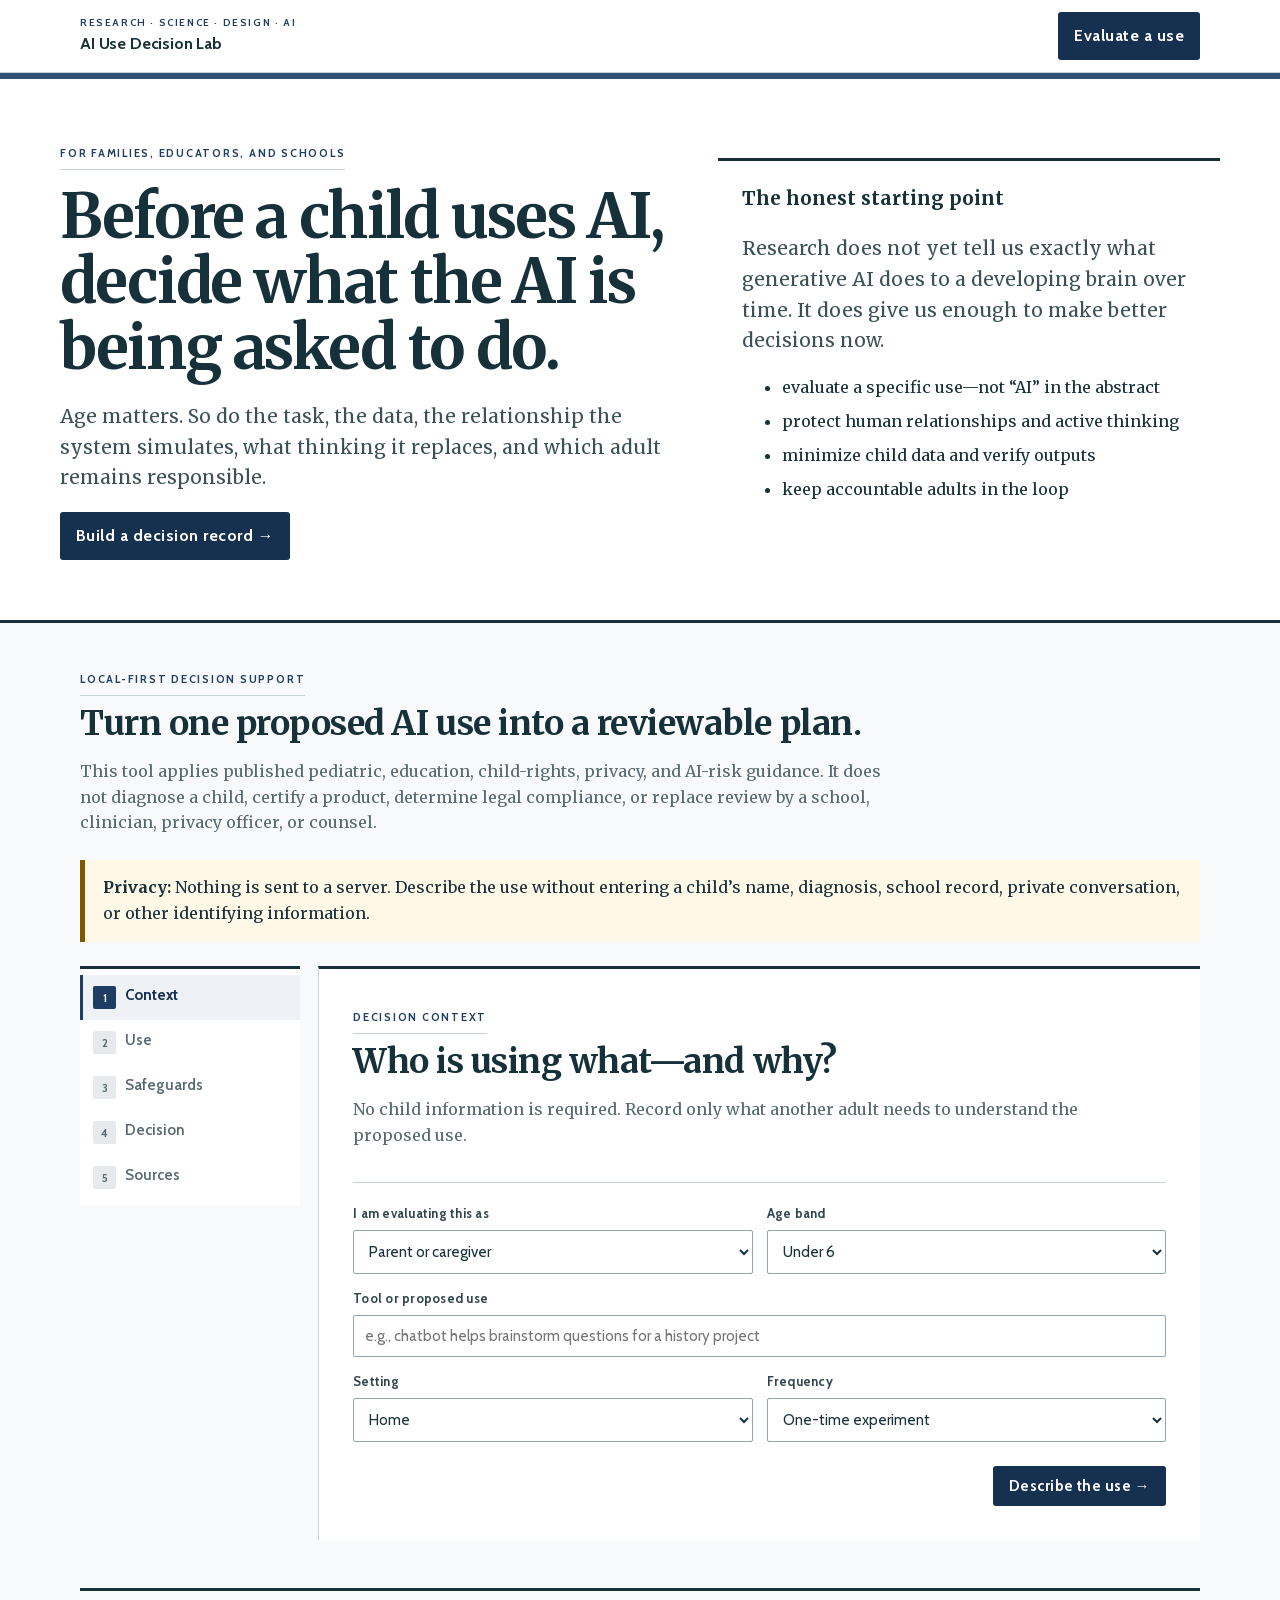
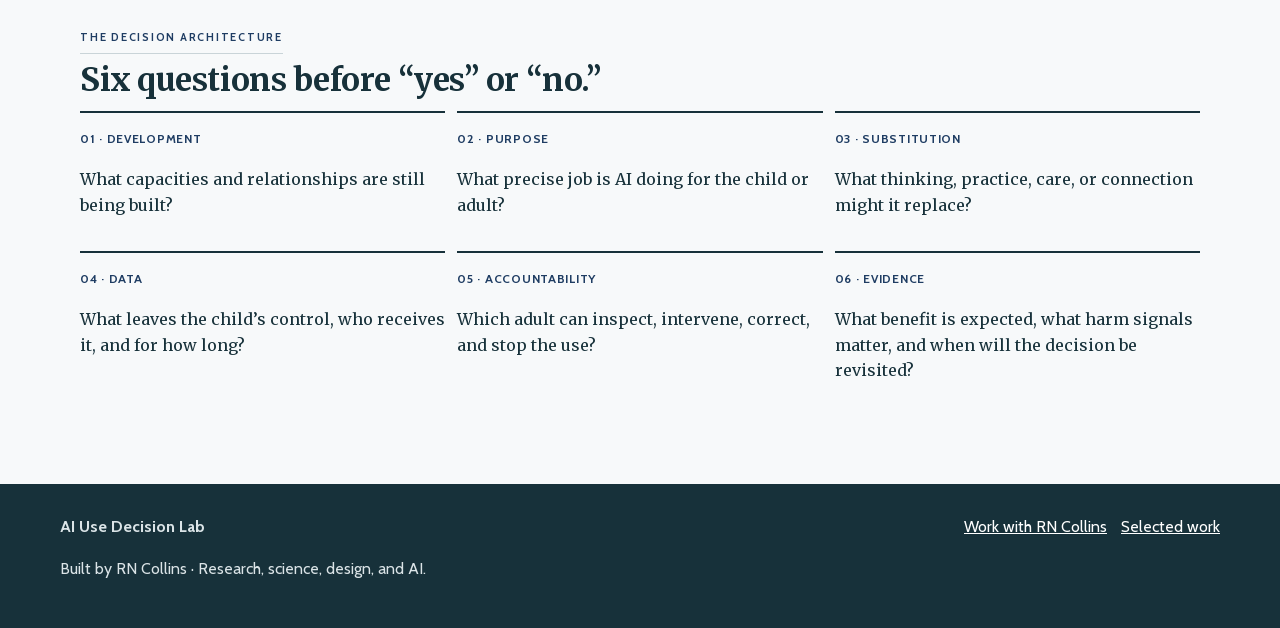
<file: index.html>
<!doctype html><html lang="en"><head><meta charset="utf-8"><meta name="viewport" content="width=device-width,initial-scale=1"><title>AI Use Decision Lab | RN Collins</title><meta name="description" content="An age-aware decision tool for families and schools evaluating a specific use of generative AI with children and teens."><link rel="canonical" href="https://kids-developing-brains.vercel.app/"><link rel="preload" href="/fonts/merriweather-normal-400_700-latin.woff2" as="font" type="font/woff2" crossorigin>
<link rel="preload" href="/fonts/cabin-normal-400_700-latin.woff2" as="font" type="font/woff2" crossorigin>
<style>
@font-face{font-family:'Merriweather';font-style:italic;font-weight:400 600;font-display:swap;src:url('/fonts/merriweather-italic-400_600-latin-ext.woff2') format('woff2');unicode-range:U+0100-02BA, U+02BD-02C5, U+02C7-02CC, U+02CE-02D7, U+02DD-02FF, U+0304, U+0308, U+0329, U+1D00-1DBF, U+1E00-1E9F, U+1EF2-1EFF, U+2020, U+20A0-20AB, U+20AD-20C0, U+2113, U+2C60-2C7F, U+A720-A7FF;}
@font-face{font-family:'Merriweather';font-style:italic;font-weight:400 600;font-display:swap;src:url('/fonts/merriweather-italic-400_600-latin.woff2') format('woff2');unicode-range:U+0000-00FF, U+0131, U+0152-0153, U+02BB-02BC, U+02C6, U+02DA, U+02DC, U+0304, U+0308, U+0329, U+2000-206F, U+20AC, U+2122, U+2191, U+2193, U+2212, U+2215, U+FEFF, U+FFFD;}
@font-face{font-family:'Merriweather';font-style:normal;font-weight:400 700;font-display:swap;src:url('/fonts/merriweather-normal-400_700-latin-ext.woff2') format('woff2');unicode-range:U+0100-02BA, U+02BD-02C5, U+02C7-02CC, U+02CE-02D7, U+02DD-02FF, U+0304, U+0308, U+0329, U+1D00-1DBF, U+1E00-1E9F, U+1EF2-1EFF, U+2020, U+20A0-20AB, U+20AD-20C0, U+2113, U+2C60-2C7F, U+A720-A7FF;}
@font-face{font-family:'Merriweather';font-style:normal;font-weight:400 700;font-display:swap;src:url('/fonts/merriweather-normal-400_700-latin.woff2') format('woff2');unicode-range:U+0000-00FF, U+0131, U+0152-0153, U+02BB-02BC, U+02C6, U+02DA, U+02DC, U+0304, U+0308, U+0329, U+2000-206F, U+20AC, U+2122, U+2191, U+2193, U+2212, U+2215, U+FEFF, U+FFFD;}
@font-face{font-family:'Cabin';font-style:italic;font-weight:400 600;font-display:swap;src:url('/fonts/cabin-italic-400_600-latin-ext.woff2') format('woff2');unicode-range:U+0100-02BA, U+02BD-02C5, U+02C7-02CC, U+02CE-02D7, U+02DD-02FF, U+0304, U+0308, U+0329, U+1D00-1DBF, U+1E00-1E9F, U+1EF2-1EFF, U+2020, U+20A0-20AB, U+20AD-20C0, U+2113, U+2C60-2C7F, U+A720-A7FF;}
@font-face{font-family:'Cabin';font-style:italic;font-weight:400 600;font-display:swap;src:url('/fonts/cabin-italic-400_600-latin.woff2') format('woff2');unicode-range:U+0000-00FF, U+0131, U+0152-0153, U+02BB-02BC, U+02C6, U+02DA, U+02DC, U+0304, U+0308, U+0329, U+2000-206F, U+20AC, U+2122, U+2191, U+2193, U+2212, U+2215, U+FEFF, U+FFFD;}
@font-face{font-family:'Cabin';font-style:normal;font-weight:400 700;font-display:swap;src:url('/fonts/cabin-normal-400_700-latin-ext.woff2') format('woff2');unicode-range:U+0100-02BA, U+02BD-02C5, U+02C7-02CC, U+02CE-02D7, U+02DD-02FF, U+0304, U+0308, U+0329, U+1D00-1DBF, U+1E00-1E9F, U+1EF2-1EFF, U+2020, U+20A0-20AB, U+20AD-20C0, U+2113, U+2C60-2C7F, U+A720-A7FF;}
@font-face{font-family:'Cabin';font-style:normal;font-weight:400 700;font-display:swap;src:url('/fonts/cabin-normal-400_700-latin.woff2') format('woff2');unicode-range:U+0000-00FF, U+0131, U+0152-0153, U+02BB-02BC, U+02C6, U+02DA, U+02DC, U+0304, U+0308, U+0329, U+2000-206F, U+20AC, U+2122, U+2191, U+2193, U+2212, U+2215, U+FEFF, U+FFFD;}
/* ------------------------------------------------------------------
   AI Use Decision Lab.

   The object is a decision record. The page's whole output is a
   document an adult hands to another adult -- a co-parent, a teacher,
   a school review -- so it is built as a record: ruled fields, a
   printed disposition band, and a margin rule down the left of the
   form. Not a consumer app with soft cards.

   Merriweather carries the reading, Cabin the fields and controls.
   Both self-hosted from /fonts (licences there); font-src falls back
   to default-src 'self' here, so a Google Fonts link would be blocked
   and would fall back to Georgia without saying so.

   The palette is split on purpose. Green, amber and red belong to the
   disposition -- proceed, adult review required, avoid -- and to
   nothing else. The decorative accent used to be the same teal-green
   as the "proceed" stamp and the caution amber was also the hero's
   blob, so on a page whose entire job is to say proceed / caution /
   avoid, green could not mean green. Decoration is now a document
   blue that appears nowhere in the disposition band.
   ------------------------------------------------------------------ */
:root{--ink:#17313a;--muted:#546a70;
/* decoration + interaction, deliberately outside the disposition band */
--accent:#1f3d63;--accent-d:#16304f;--accent-l:#eef2f7;
--sea:#1f3d63;--deep:#16304f;
/* disposition only */
--go:#136651;--caution:#805600;--stop:#913b31;--sun:#f6b84a;
--coral:#e56f5b;--foam:#f7f9fa;--paper:#fff;--line:#c9d4d8;--rule:#17313a;
--shadow:none}*{box-sizing:border-box}html{scroll-behavior:smooth}body{margin:0;background:var(--foam);color:var(--ink);font:16px/1.62 'Merriweather',Charter,Georgia,serif}button,input,select,textarea{font-family:'Cabin','Helvetica Neue',Helvetica,sans-serif;font-size:15px}a{color:var(--deep)}.wrap{max-width:1160px;margin:auto}.top{position:sticky;top:0;z-index:10;background:#ffffffed;border-bottom:1px solid var(--line);backdrop-filter:blur(14px)}.top .wrap{display:flex;justify-content:space-between;align-items:center;padding:12px 20px}.brand{font-family:'Cabin','Helvetica Neue',Helvetica,sans-serif;font-weight:700;letter-spacing:-.01em}.brand small{display:block;color:var(--accent);font-size:10px;letter-spacing:.16em;text-transform:uppercase;font-weight:700}.btn{display:inline-block;font-family:'Cabin','Helvetica Neue',Helvetica,sans-serif;border:0;border-radius:3px;background:var(--deep);color:#fff;text-decoration:none;font-weight:700;letter-spacing:.03em;padding:11px 16px;cursor:pointer}.btn.alt{background:#fff;color:var(--deep);border:1px solid var(--deep);border-radius:3px}.btn.ghost{background:transparent;color:var(--ink);border:1px solid #8fa3aa;border-radius:3px}.hero{position:relative;overflow:hidden;padding:66px 20px 60px;background:var(--paper);border-bottom:3px solid var(--rule)}.hero:after{content:"";position:absolute;inset:0 0 auto 0;height:6px;background:var(--accent);opacity:.9}.heroGrid{display:grid;grid-template-columns:1.1fr .9fr;gap:45px;align-items:center}.eyebrow{font-family:'Cabin','Helvetica Neue',Helvetica,sans-serif;color:var(--accent);font-size:11px;font-weight:700;letter-spacing:.16em;text-transform:uppercase;padding-bottom:6px;border-bottom:1px solid var(--line);display:inline-block}h1{font:700 clamp(38px,5.6vw,62px)/1.06 'Merriweather',Charter,Georgia,serif;letter-spacing:-.022em;margin:14px 0 20px;max-width:820px}h2{font:700 clamp(24px,3.2vw,34px)/1.14 'Merriweather',Charter,Georgia,serif;letter-spacing:-.014em;margin:8px 0 13px}h3{margin:0 0 8px;font-family:'Cabin','Helvetica Neue',Helvetica,sans-serif;font-weight:700;font-size:17px}.hero p{font-size:19px;color:#3a5158;max-width:720px}.truth{padding:22px 24px;border:0;border-top:3px solid var(--rule);background:#ffffffee;border-radius:0;box-shadow:none;position:relative;z-index:1}.truth strong{font-size:19px}.truth li{margin:8px 0}.shell{max-width:1160px;margin:42px auto 80px;padding:0 20px}.notice{border-left:5px solid var(--caution);background:#fff8e6;padding:15px 18px;margin:24px 0}.lab{display:grid;grid-template-columns:220px 1fr;gap:18px}.rail{position:sticky;top:74px;align-self:start;background:#fff;border:0;border-top:3px solid var(--rule);border-radius:0;padding:6px 0}.step{display:flex;width:100%;gap:9px;padding:11px 10px;border:0;border-left:3px solid transparent;border-radius:0;background:none;text-align:left;color:var(--muted);cursor:pointer;font-family:'Cabin','Helvetica Neue',Helvetica,sans-serif;font-weight:600}.step.active{background:var(--accent-l);color:var(--deep);font-weight:700;border-left-color:var(--accent)}.step b{width:23px;height:23px;border-radius:2px;background:#e6eaec;display:grid;place-items:center;font-size:11px;font-variant-numeric:tabular-nums}.step.active b{background:var(--accent);color:#fff}.panel{display:none;background:#fff;border:0;border-top:3px solid var(--rule);border-left:1px solid var(--line);border-radius:0;padding:clamp(20px,4vw,34px);box-shadow:none}.panel.active{display:block}.head{border-bottom:1px solid var(--line);padding-bottom:17px;margin-bottom:20px}.head p{color:var(--muted);max-width:780px}.fields,.cards{display:grid;grid-template-columns:1fr 1fr;gap:14px}.field{display:grid;gap:6px}.full{grid-column:1/-1}label,.label{font-family:'Cabin','Helvetica Neue',Helvetica,sans-serif;font-size:13px;font-weight:700;letter-spacing:.02em;color:#31474e}input,select,textarea{width:100%;padding:11px;border:1px solid #8fa3aa;border-radius:2px;background:#fff;color:var(--ink)}textarea{min-height:96px;resize:vertical}input:focus-visible,select:focus-visible,textarea:focus-visible,button:focus-visible,a:focus-visible{outline:3px solid var(--accent);outline-offset:2px}.choice{border:0;border-bottom:1px solid var(--line);border-radius:0;padding:12px 0}.choice label{display:flex;gap:9px;align-items:flex-start}.choice input{width:auto;margin-top:4px}.panelNav{display:flex;justify-content:space-between;gap:10px;margin-top:24px}.result{border-radius:0;padding:22px 24px;background:#fff;border:0;border-top:3px solid var(--rule);border-bottom:3px solid var(--rule)}.badge{display:inline-block;font-family:'Cabin','Helvetica Neue',Helvetica,sans-serif;border-radius:0;border:2px solid currentColor;padding:6px 12px;font-size:11px;font-weight:700;text-transform:uppercase;letter-spacing:.13em}.avoid{background:#fae0dc;color:var(--stop)}.guided{background:#fff0c9;color:var(--caution)}.proceed{background:#dcefe8;color:var(--go)}.grid{display:grid;grid-template-columns:1fr 1fr;gap:14px;margin-top:16px}.card{border:0;border-top:2px solid var(--rule);border-radius:0;padding:14px 0 4px;background:transparent}.card p,.card li{color:#455f66}.list{padding-left:20px}.source{padding:16px 0;border-bottom:1px solid var(--line)}
.source h3{font-family:'Cabin','Helvetica Neue',Helvetica,sans-serif}.source:last-child{border-bottom:0}.source small{color:var(--muted)}.export{margin-top:18px;background:var(--deep);color:#fff;border-radius:0;padding:22px}.export p{color:#d9eeea}.method{margin-top:48px;border-top:3px solid var(--rule);padding-top:32px}.methodGrid{display:grid;grid-template-columns:repeat(3,1fr);gap:12px}.mini{border:0;border-top:2px solid var(--rule);background:transparent;border-radius:0;padding:12px 0 4px}.mini b{font-family:'Cabin','Helvetica Neue',Helvetica,sans-serif;color:var(--accent);letter-spacing:.06em;font-size:12px;text-transform:uppercase}footer{background:var(--ink);color:#dbe4e7;padding:30px 20px;font-family:'Cabin','Helvetica Neue',Helvetica,sans-serif}footer a{color:#fff;margin-left:14px}@media(max-width:800px){.heroGrid,.lab,.grid{grid-template-columns:1fr}.rail{position:relative;top:0;display:flex;overflow:auto}.step{min-width:135px}.fields,.cards,.methodGrid{grid-template-columns:1fr}.full{grid-column:auto}}@media(prefers-reduced-motion:reduce){html{scroll-behavior:auto!important}*{transition:none!important;animation:none!important}}
@media(forced-colors:active){
.panel,.card,.mini,.truth,.rail,.result{border-top:3px solid CanvasText}
.badge,.btn{border:2px solid ButtonText;forced-color-adjust:none;background:Canvas;color:CanvasText}
.notice{border-left:5px solid CanvasText}
:focus-visible{outline:3px solid Highlight}
}
@media print{.top,.hero,.rail,.panelNav,.export button,.method,footer{display:none!important}.lab{display:block}.panel{display:none!important;box-shadow:none;border:0}.panel.active{display:block!important}}
</style><link rel="icon" href="/favicon.svg" type="image/svg+xml">
<link rel="apple-touch-icon" href="/apple-touch-icon.png">
<meta property="og:type" content="website">
<meta property="og:url" content="https://kids-developing-brains.vercel.app/">
<meta property="og:title" content="AI Use Decision Lab | RN Collins">
<meta property="og:description" content="An age-aware decision tool for families and schools evaluating a specific use of generative AI with children and teens.">
<meta property="og:image" content="https://kids-developing-brains.vercel.app/og-image.png">
<meta property="og:image:width" content="1200">
<meta property="og:image:height" content="630">
<meta property="og:image:alt" content="AI Use Decision Lab — an age-aware tool for families and schools to turn one proposed use of generative AI into a reviewable decision record.">
<meta name="twitter:card" content="summary_large_image">
<meta name="twitter:title" content="AI Use Decision Lab | RN Collins">
<meta name="twitter:description" content="An age-aware decision tool for families and schools evaluating a specific use of generative AI with children and teens.">
<meta name="twitter:image" content="https://kids-developing-brains.vercel.app/og-image.png">
</head><body><nav class="top"><div class="wrap"><div class="brand"><small>Research · Science · Design · AI</small>AI Use Decision Lab</div><a class="btn" href="#lab">Evaluate a use</a></div></nav><header class="hero"><div class="wrap heroGrid"><div><div class="eyebrow">For families, educators, and schools</div><h1>Before a child uses AI, decide what the AI is being asked to do.</h1><p>Age matters. So do the task, the data, the relationship the system simulates, what thinking it replaces, and which adult remains responsible.</p><a class="btn" href="#lab">Build a decision record →</a></div><aside class="truth"><strong>The honest starting point</strong><p>Research does not yet tell us exactly what generative AI does to a developing brain over time. It does give us enough to make better decisions now.</p><ul><li>evaluate a specific use—not “AI” in the abstract</li><li>protect human relationships and active thinking</li><li>minimize child data and verify outputs</li><li>keep accountable adults in the loop</li></ul></aside></div></header><main id="lab" class="shell"><div class="eyebrow">Local-first decision support</div><h2>Turn one proposed AI use into a reviewable plan.</h2><p style="max-width:820px;color:var(--muted)">This tool applies published pediatric, education, child-rights, privacy, and AI-risk guidance. It does not diagnose a child, certify a product, determine legal compliance, or replace review by a school, clinician, privacy officer, or counsel.</p><div class="notice"><strong>Privacy:</strong> Nothing is sent to a server. Describe the use without entering a child’s name, diagnosis, school record, private conversation, or other identifying information.</div><div class="lab"><aside class="rail" aria-label="Decision steps"><button class="step active" data-step="0"><b>1</b>Context</button><button class="step" data-step="1"><b>2</b>Use</button><button class="step" data-step="2"><b>3</b>Safeguards</button><button class="step" data-step="3"><b>4</b>Decision</button><button class="step" data-step="4"><b>5</b>Sources</button></aside><div>
<section class="panel active" data-panel="0"><div class="head"><div class="eyebrow">Decision context</div><h2>Who is using what—and why?</h2><p>No child information is required. Record only what another adult needs to understand the proposed use.</p></div><div class="fields"><div class="field"><label for="audience">I am evaluating this as</label><select id="audience"><option>Parent or caregiver</option><option>Teacher or educator</option><option>School or district leader</option><option>Clinician or child-serving professional</option><option>Product or program designer</option></select></div><div class="field"><label for="age">Age band</label><select id="age"><option value="u6">Under 6</option><option value="6-8">6–8</option><option value="9-12">9–12</option><option value="13-15">13–15</option><option value="16-17">16–17</option></select></div><div class="field full"><label for="tool">Tool or proposed use</label><input id="tool" placeholder="e.g., chatbot helps brainstorm questions for a history project"></div><div class="field"><label for="setting">Setting</label><select id="setting"><option>Home</option><option>Classroom</option><option>Schoolwide program</option><option>Clinical or support setting</option><option>Independent use</option></select></div><div class="field"><label for="frequency">Frequency</label><select id="frequency"><option>One-time experiment</option><option>Occasional</option><option>Weekly</option><option>Daily</option><option>Open-ended / always available</option></select></div></div><div class="panelNav"><span></span><button class="btn next">Describe the use →</button></div></section>
<section class="panel" data-panel="1"><div class="head"><div class="eyebrow">Use analysis</div><h2>What role will the system play?</h2><p>The same model can create very different developmental and governance risks depending on its role.</p></div><div class="fields"><div class="field"><label for="role">Primary role</label><select id="role"><option value="tool">Creative or productivity tool</option><option value="tutor">Tutor or homework support</option><option value="search">Answer engine or research assistant</option><option value="companion">Friend, companion, or emotional support</option><option value="decision">Makes or recommends consequential decisions</option><option value="monitor">Monitors behavior, emotion, or performance</option></select></div><div class="field"><label for="thinking">What happens to the child’s thinking?</label><select id="thinking"><option value="extend">AI extends work the child already attempted</option><option value="coach">AI asks questions or gives feedback</option><option value="mixed">AI and child divide the task</option><option value="replace">AI supplies the answer or finished work</option><option value="unknown">Not yet defined</option></select></div><div class="field"><label for="adult">Adult involvement</label><select id="adult"><option value="live">Adult is present during use</option><option value="review">Adult reviews the interaction or output</option><option value="available">Adult is available if needed</option><option value="none">No meaningful adult oversight</option></select></div><div class="field"><label for="stakes">If the output is wrong</label><select id="stakes"><option value="low">Little consequence; easy to correct</option><option value="medium">Could affect learning or relationships</option><option value="high">Could affect health, safety, discipline, access, or rights</option></select></div></div><div class="panelNav"><button class="btn ghost prev">← Context</button><button class="btn next">Check safeguards →</button></div></section>
<section class="panel" data-panel="2"><div class="head"><div class="eyebrow">Safeguard check</div><h2>What must be true before use?</h2><p>Answer for the actual configuration—not the vendor’s general promise.</p></div><div class="cards"><div class="choice"><label><input type="checkbox" id="approved"> The school/organization has approved this tool for this age and purpose.</label></div><div class="choice"><label><input type="checkbox" id="minimal"> No identifying, sensitive, health, behavioral, or education-record data will be entered.</label></div><div class="choice"><label><input type="checkbox" id="retention"> An adult has checked data retention, model-training, advertising, sharing, and deletion terms.</label></div><div class="choice"><label><input type="checkbox" id="verify"> A person with enough knowledge will verify material outputs.</label></div><div class="choice"><label><input type="checkbox" id="exit"> The child can stop, correct, challenge, or report the system without penalty.</label></div><div class="choice"><label><input type="checkbox" id="human"> The use preserves human instruction, play, care, and relationships rather than replacing them.</label></div><div class="choice"><label><input type="checkbox" id="disclose"> AI involvement will be visible to teachers, caregivers, or affected people where relevant.</label></div><div class="choice"><label><input type="checkbox" id="measure"> The adult has defined what benefit and harm signals will be reviewed—and when use will stop.</label></div></div><div class="panelNav"><button class="btn ghost prev">← Use</button><button class="btn next">Generate decision →</button></div></section>
<section class="panel" data-panel="3"><div class="head"><div class="eyebrow">Decision record</div><h2>A recommendation you can inspect—not a mystery score.</h2><p>The result is conservative where evidence is limited and does not certify a vendor or resolve applicable law.</p></div><div class="result"><span class="badge" id="badge">Review needed</span><h2 id="recommendation" style="font-size:32px">Complete the review.</h2><p id="reason"></p></div><div class="grid"><article class="card"><div class="eyebrow">Conditions before use</div><ul class="list" id="conditions"></ul></article><article class="card"><div class="eyebrow">Questions to ask</div><ul class="list" id="questions"></ul></article><article class="card"><div class="eyebrow">Protect the developmental job</div><div id="protect"></div></article><article class="card"><div class="eyebrow">Monitor and revisit</div><div id="monitor"></div></article></div><div class="export"><h3>Preserve the decision record</h3><p>Export a plain-language packet for a co-parent, teacher, school review, product team, or qualified advisor.</p><button class="btn" id="md">Download Markdown</button> <button class="btn" onclick="print()">Print / PDF</button></div><div class="panelNav"><button class="btn ghost prev">← Safeguards</button><button class="btn next">Review sources →</button></div></section>
<section class="panel" data-panel="4"><div class="head"><div class="eyebrow">Evidence desk</div><h2>What this decision model relies on.</h2><p>Sources are dated and linked so users can inspect the underlying guidance. Product behavior and rules can change; re-check before adoption.</p></div><div class="source"><h3>American Academy of Pediatrics · 2026</h3><p>A state-of-the-art review emphasizes developmental differences, potential benefits, misinformation and privacy risks, false perceptions of AI as a friend or caregiver, AI literacy, critical thinking, and safe integration.</p><a href="https://publications.aap.org/pediatrics/article/157/4/e2025074912/206753/Generative-Artificial-Intelligence-Implications" target="_blank" rel="noopener">Read the review →</a></div><div class="source"><h3>UNICEF · Guidance on AI and children, v3</h3><p>Child-centered AI should support development and well-being, protect data and privacy, provide safety, fairness, transparency, explainability, accountability, inclusion, and child participation.</p><a href="https://www.unicef.org/innocenti/reports/policy-guidance-ai-children" target="_blank" rel="noopener">Read the guidance →</a></div><div class="source"><h3>UNESCO · Generative AI in education and research</h3><p>Guidance calls for human-centered, age-appropriate use, data protection, institutional validation, teacher capacity, and careful regulation of untested tools.</p><a href="https://unesdoc.unesco.org/ark:/48223/pf0000386693" target="_blank" rel="noopener">Read the guidance →</a></div><div class="source"><h3>U.S. Department of Education · FERPA and online tools</h3><p>Schools should confirm approval, direct control, authorized use, limited redisclosure, and consultation with administration and IT before tools receive education-record information.</p><a href="https://studentprivacy.ed.gov/faq/i-want-use-online-tool-or-application-part-my-course-however-i-am-worried-it-violation-ferpa" target="_blank" rel="noopener">Read the guidance →</a></div><div class="source"><h3>Federal Trade Commission · COPPA Rule update, 2025</h3><p>The amended rule strengthens parental choice, data minimization and retention limits, security requirements, and restrictions surrounding children’s data.</p><a href="https://www.ftc.gov/news-events/news/press-releases/2025/01/ftc-finalizes-changes-childrens-privacy-rule-limiting-companies-ability-monetize-kids-data" target="_blank" rel="noopener">Read the update →</a></div><div class="source"><h3>NIST · Generative AI Profile, updated 2026</h3><p>A cross-sector risk-management resource for governing, mapping, measuring, and managing generative-AI risks across the system lifecycle.</p><a href="https://www.nist.gov/publications/artificial-intelligence-risk-management-framework-generative-artificial-intelligence" target="_blank" rel="noopener">Read the profile →</a></div><div class="panelNav"><button class="btn ghost prev">← Decision</button><button class="btn alt" id="restart">Evaluate another use</button></div></section>
</div></div><section class="method"><div class="eyebrow">The decision architecture</div><h2 style="font-size:32px">Six questions before “yes” or “no.”</h2><div class="methodGrid"><div class="mini"><b>01 · Development</b><p>What capacities and relationships are still being built?</p></div><div class="mini"><b>02 · Purpose</b><p>What precise job is AI doing for the child or adult?</p></div><div class="mini"><b>03 · Substitution</b><p>What thinking, practice, care, or connection might it replace?</p></div><div class="mini"><b>04 · Data</b><p>What leaves the child’s control, who receives it, and for how long?</p></div><div class="mini"><b>05 · Accountability</b><p>Which adult can inspect, intervene, correct, and stop the use?</p></div><div class="mini"><b>06 · Evidence</b><p>What benefit is expected, what harm signals matter, and when will the decision be revisited?</p></div></div></section></main><footer><div class="wrap"><strong>AI Use Decision Lab</strong><span style="float:right"><a href="https://www.linkedin.com/in/rn-collins" target="_blank" rel="noopener">Work with RN Collins</a><a href="https://rn-selected-work.vercel.app/" target="_blank" rel="noopener">Selected work</a></span><p>Built by RN Collins · Research, science, design, and AI.</p></div></footer><script>
const S={step:0};const q=s=>document.querySelector(s),qa=s=>[...document.querySelectorAll(s)];function collect(){['audience','age','tool','setting','frequency','role','thinking','adult','stakes'].forEach(k=>S[k]=q('#'+k).value);['approved','minimal','retention','verify','exit','human','disclose','measure'].forEach(k=>S[k]=q('#'+k).checked)}function save(){collect();localStorage.setItem('ai-use-decision-lab-v2',JSON.stringify(S))}function restore(){try{Object.assign(S,JSON.parse(localStorage.getItem('ai-use-decision-lab-v2'))||{});['audience','age','tool','setting','frequency','role','thinking','adult','stakes'].forEach(k=>{if(S[k]!=null)q('#'+k).value=S[k]});['approved','minimal','retention','verify','exit','human','disclose','measure'].forEach(k=>q('#'+k).checked=!!S[k])}catch(e){}}
function show(n){collect();S.step=Math.max(0,Math.min(4,n));qa('.panel').forEach((x,i)=>x.classList.toggle('active',i===S.step));qa('.step').forEach((x,i)=>x.classList.toggle('active',i===S.step));if(S.step===3)decide();localStorage.setItem('ai-use-decision-lab-v2',JSON.stringify(S));location.hash='lab'}
function decide(){collect();let hard=[],caution=[];if(S.role==='companion')hard.push('The proposed role is friendship, companionship, or emotional support. A child-facing AI should not substitute for human care or crisis support.');if(S.stakes==='high'&&S.adult!=='live')hard.push('A high-stakes use lacks live accountable adult oversight.');if(S.age==='u6'&&S.role!=='tool')hard.push('For a child under six, conversational or decision-making AI is not a developmentally conservative choice.');if(!S.minimal)hard.push('The plan does not yet prevent sensitive or identifying child data from being entered.');if(S.age==='u6'||S.age==='6-8'||S.age==='9-12'){if(S.adult!=='live')caution.push('Direct use by a younger child should occur only with close adult involvement.')}if(S.thinking==='replace')caution.push('The system is replacing the cognitive work rather than extending or coaching it.');if(S.thinking==='unknown')caution.push('The learning or developmental job has not been defined.');if(!S.retention)caution.push('Data retention, training, advertising, sharing, and deletion terms have not been checked.');if(!S.verify)caution.push('No qualified person is assigned to verify material outputs.');if(!S.human)caution.push('The plan does not yet protect human instruction, play, care, or relationships.');if(!S.exit)caution.push('The child lacks a clear way to stop, challenge, or report the system.');if(S.setting!=='Home'&&!S.approved)caution.push('The tool has not been confirmed as institutionally approved for this age and purpose.');if(!S.measure)caution.push('No benefit, harm signal, review date, or stopping rule has been defined.');let cls,title;if(hard.length){cls='avoid';title='Do not proceed in the current form.'}else if(caution.length){cls='guided';title='Pause and redesign the use.'}else{cls='proceed';title='Proceed as a bounded, adult-accountable trial.'}q('#badge').className='badge '+cls;q('#badge').textContent=hard.length?'Avoid / redesign':caution.length?'Adult review required':'Guardrailed trial';q('#recommendation').textContent=title;q('#reason').textContent=[...hard,...caution].slice(0,3).join(' ')||'The proposed use has a defined purpose, minimized data, human oversight, output verification, an exit path, and a review plan.';const missing=[...hard,...caution];q('#conditions').innerHTML=(missing.length?missing:['Keep the use limited to the stated purpose and revisit it if the tool, child, context, or evidence changes.']).map(x=>`<li>${esc(x)}</li>`).join('');const qs=['What exact child data is collected, inferred, retained, shared, or used for model training?','Can the feature be disabled and the child’s data deleted?','What happens when the system is wrong, unsafe, manipulative, or overly confident?','Who reviews incidents and who has authority to stop the use?'];if(S.role==='tutor'||S.role==='search')qs.unshift('How will adults distinguish coaching from answer substitution and verify learning?');q('#questions').innerHTML=qs.map(x=>`<li>${x}</li>`).join('');q('#protect').innerHTML=`<p><strong>${protectText()}</strong></p><p>AI should add scaffolding after an attempt, invite explanation, or widen creative options—not become the invisible author, authority, caregiver, or decision-maker.</p>`;q('#monitor').innerHTML='<p>Set a review date. Watch for reduced independent effort, secrecy, distress, misplaced trust, repeated inaccuracies, inappropriate content, displacement of sleep/play/human connection, or unexpected data collection. Stop and reassess when any signal appears.</p>'}
function protectText(){if(S.age==='u6')return'Protect hands-on exploration, language-rich interaction, pretend play, movement, and responsive caregiving.';if(S.age==='6-8')return'Protect foundational reading, writing, numeracy, imagination, frustration tolerance, and adult-guided fact checking.';if(S.age==='9-12')return'Protect independent retrieval, drafting, problem solving, source comparison, and the ability to explain one’s reasoning.';if(S.age==='13-15')return'Protect identity development, peer and adult relationships, judgment, authorship, and help-seeking from real people.';return'Protect independent judgment, disciplinary skill, authorship, privacy, and readiness to use AI without surrendering responsibility.'}function esc(s){return String(s??'').replace(/[&<>"]/g,c=>({'&':'&amp;','<':'&lt;','>':'&gt;','"':'&quot;'}[c]))}function md(){decide();return `# AI Use Decision Record\n\n- Evaluator: ${S.audience}\n- Age band: ${S.age}\n- Setting: ${S.setting}\n- Proposed use: ${S.tool||'Not specified'}\n- Role: ${q('#role').selectedOptions[0].text}\n- Frequency: ${S.frequency}\n\n## Recommendation\n${q('#recommendation').textContent}\n\n${q('#reason').textContent}\n\n## Conditions before use\n${[...q('#conditions').children].map(x=>'- '+x.textContent).join('\n')}\n\n## Questions to ask\n${[...q('#questions').children].map(x=>'- '+x.textContent).join('\n')}\n\n## Developmental job to protect\n${q('#protect').textContent}\n\n## Monitoring\n${q('#monitor').textContent}\n\nGenerated by AI Use Decision Lab. Decision support only; not medical or legal advice and not product certification.\n`}
function download(name,text){const a=document.createElement('a');a.href=URL.createObjectURL(new Blob([text],{type:'text/markdown'}));a.download=name;a.click();setTimeout(()=>URL.revokeObjectURL(a.href),500)}document.addEventListener('input',save);document.addEventListener('change',save);document.addEventListener('click',e=>{if(e.target.matches('.next'))show(S.step+1);if(e.target.matches('.prev'))show(S.step-1);if(e.target.matches('.step'))show(+e.target.dataset.step)});q('#md').onclick=()=>download('ai-use-decision-record.md',md());q('#restart').onclick=()=>{localStorage.removeItem('ai-use-decision-lab-v2');location.reload()};restore();show(S.step||0);
</script></body></html>
</file>
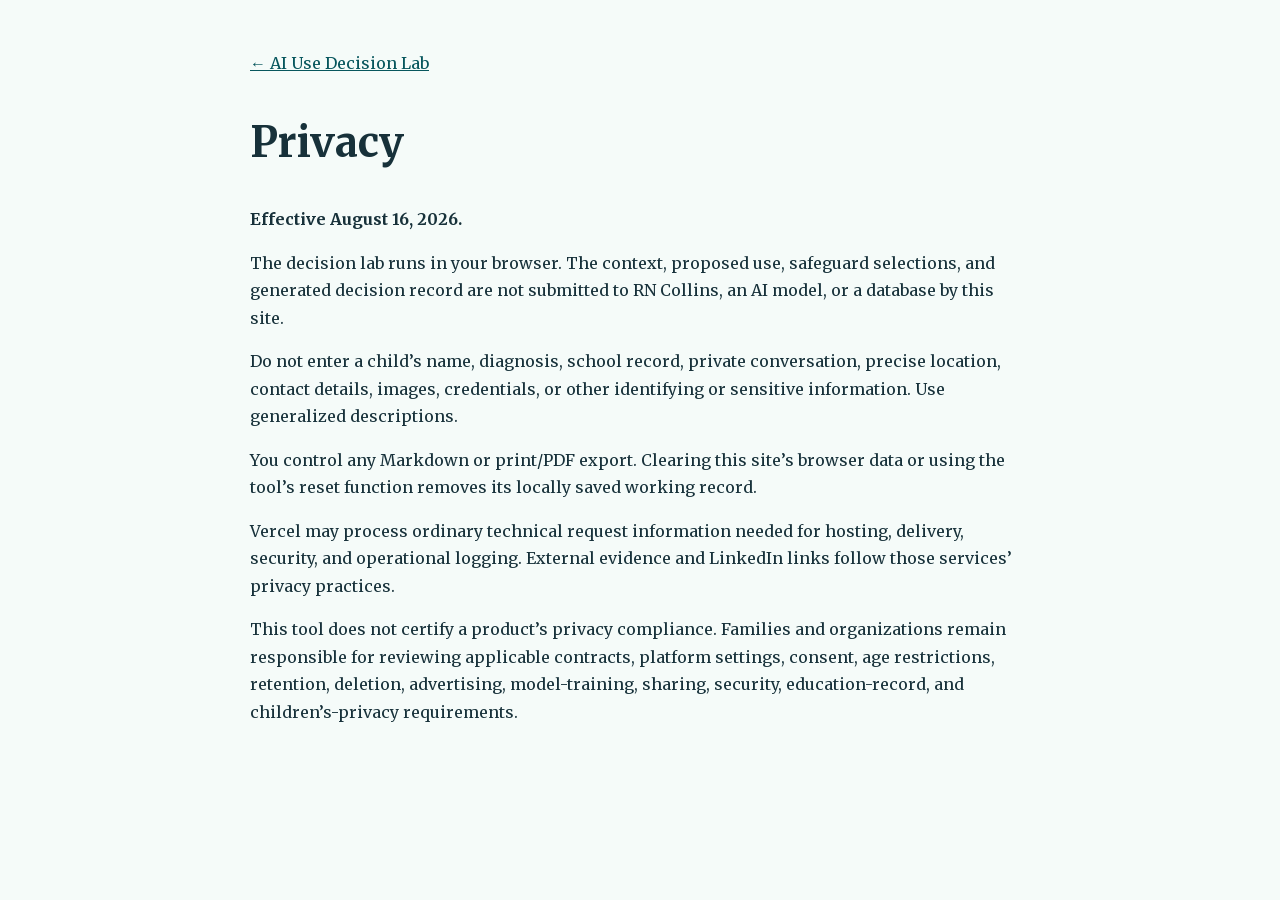
<file: privacy.html>
<!doctype html><html lang="en"><head><meta charset="utf-8"><meta name="viewport" content="width=device-width,initial-scale=1"><title>Privacy | AI Use Decision Lab</title><link rel="preload" href="/fonts/merriweather-normal-400_700-latin.woff2" as="font" type="font/woff2" crossorigin>
<link rel="preload" href="/fonts/cabin-normal-400_700-latin.woff2" as="font" type="font/woff2" crossorigin>
<style>
@font-face{font-family:'Merriweather';font-style:italic;font-weight:400 600;font-display:swap;src:url('/fonts/merriweather-italic-400_600-latin-ext.woff2') format('woff2');unicode-range:U+0100-02BA, U+02BD-02C5, U+02C7-02CC, U+02CE-02D7, U+02DD-02FF, U+0304, U+0308, U+0329, U+1D00-1DBF, U+1E00-1E9F, U+1EF2-1EFF, U+2020, U+20A0-20AB, U+20AD-20C0, U+2113, U+2C60-2C7F, U+A720-A7FF;}
@font-face{font-family:'Merriweather';font-style:italic;font-weight:400 600;font-display:swap;src:url('/fonts/merriweather-italic-400_600-latin.woff2') format('woff2');unicode-range:U+0000-00FF, U+0131, U+0152-0153, U+02BB-02BC, U+02C6, U+02DA, U+02DC, U+0304, U+0308, U+0329, U+2000-206F, U+20AC, U+2122, U+2191, U+2193, U+2212, U+2215, U+FEFF, U+FFFD;}
@font-face{font-family:'Merriweather';font-style:normal;font-weight:400 700;font-display:swap;src:url('/fonts/merriweather-normal-400_700-latin-ext.woff2') format('woff2');unicode-range:U+0100-02BA, U+02BD-02C5, U+02C7-02CC, U+02CE-02D7, U+02DD-02FF, U+0304, U+0308, U+0329, U+1D00-1DBF, U+1E00-1E9F, U+1EF2-1EFF, U+2020, U+20A0-20AB, U+20AD-20C0, U+2113, U+2C60-2C7F, U+A720-A7FF;}
@font-face{font-family:'Merriweather';font-style:normal;font-weight:400 700;font-display:swap;src:url('/fonts/merriweather-normal-400_700-latin.woff2') format('woff2');unicode-range:U+0000-00FF, U+0131, U+0152-0153, U+02BB-02BC, U+02C6, U+02DA, U+02DC, U+0304, U+0308, U+0329, U+2000-206F, U+20AC, U+2122, U+2191, U+2193, U+2212, U+2215, U+FEFF, U+FFFD;}
@font-face{font-family:'Cabin';font-style:italic;font-weight:400 600;font-display:swap;src:url('/fonts/cabin-italic-400_600-latin-ext.woff2') format('woff2');unicode-range:U+0100-02BA, U+02BD-02C5, U+02C7-02CC, U+02CE-02D7, U+02DD-02FF, U+0304, U+0308, U+0329, U+1D00-1DBF, U+1E00-1E9F, U+1EF2-1EFF, U+2020, U+20A0-20AB, U+20AD-20C0, U+2113, U+2C60-2C7F, U+A720-A7FF;}
@font-face{font-family:'Cabin';font-style:italic;font-weight:400 600;font-display:swap;src:url('/fonts/cabin-italic-400_600-latin.woff2') format('woff2');unicode-range:U+0000-00FF, U+0131, U+0152-0153, U+02BB-02BC, U+02C6, U+02DA, U+02DC, U+0304, U+0308, U+0329, U+2000-206F, U+20AC, U+2122, U+2191, U+2193, U+2212, U+2215, U+FEFF, U+FFFD;}
@font-face{font-family:'Cabin';font-style:normal;font-weight:400 700;font-display:swap;src:url('/fonts/cabin-normal-400_700-latin-ext.woff2') format('woff2');unicode-range:U+0100-02BA, U+02BD-02C5, U+02C7-02CC, U+02CE-02D7, U+02DD-02FF, U+0304, U+0308, U+0329, U+1D00-1DBF, U+1E00-1E9F, U+1EF2-1EFF, U+2020, U+20A0-20AB, U+20AD-20C0, U+2113, U+2C60-2C7F, U+A720-A7FF;}
@font-face{font-family:'Cabin';font-style:normal;font-weight:400 700;font-display:swap;src:url('/fonts/cabin-normal-400_700-latin.woff2') format('woff2');unicode-range:U+0000-00FF, U+0131, U+0152-0153, U+02BB-02BC, U+02C6, U+02DA, U+02DC, U+0304, U+0308, U+0329, U+2000-206F, U+20AC, U+2122, U+2191, U+2193, U+2212, U+2215, U+FEFF, U+FFFD;}
body{max-width:780px;margin:50px auto;padding:0 22px;background:#f5fbf9;color:#17313a;font:16px/1.72 'Merriweather',Charter,Georgia,serif}a{color:#07565d}h1{font-family:'Merriweather',Charter,Georgia,serif;font-size:42px}</style><meta name="description" content="Privacy notice for the AI Use Decision Lab. The tool runs in your browser; entries and the generated decision record are not submitted to a server or database by this site.">
<link rel="canonical" href="https://kids-developing-brains.vercel.app/privacy">
<link rel="icon" href="/favicon.svg" type="image/svg+xml">
<link rel="apple-touch-icon" href="/apple-touch-icon.png">
<meta property="og:type" content="website">
<meta property="og:url" content="https://kids-developing-brains.vercel.app/privacy">
<meta property="og:title" content="Privacy | AI Use Decision Lab">
<meta property="og:description" content="Privacy notice for the AI Use Decision Lab. The tool runs in your browser; entries and the generated decision record are not submitted to a server or database by this site.">
<meta property="og:image" content="https://kids-developing-brains.vercel.app/og-image.png">
<meta property="og:image:width" content="1200">
<meta property="og:image:height" content="630">
<meta property="og:image:alt" content="AI Use Decision Lab — an age-aware tool for families and schools to turn one proposed use of generative AI into a reviewable decision record.">
<meta name="twitter:card" content="summary_large_image">
<meta name="twitter:title" content="Privacy | AI Use Decision Lab">
<meta name="twitter:description" content="Privacy notice for the AI Use Decision Lab. The tool runs in your browser; entries and the generated decision record are not submitted to a server or database by this site.">
<meta name="twitter:image" content="https://kids-developing-brains.vercel.app/og-image.png">
</head><body><a href="/">← AI Use Decision Lab</a><h1>Privacy</h1><p><strong>Effective August 16, 2026.</strong></p><p>The decision lab runs in your browser. The context, proposed use, safeguard selections, and generated decision record are not submitted to RN Collins, an AI model, or a database by this site.</p><p>Do not enter a child’s name, diagnosis, school record, private conversation, precise location, contact details, images, credentials, or other identifying or sensitive information. Use generalized descriptions.</p><p>You control any Markdown or print/PDF export. Clearing this site’s browser data or using the tool’s reset function removes its locally saved working record.</p><p>Vercel may process ordinary technical request information needed for hosting, delivery, security, and operational logging. External evidence and LinkedIn links follow those services’ privacy practices.</p><p>This tool does not certify a product’s privacy compliance. Families and organizations remain responsible for reviewing applicable contracts, platform settings, consent, age restrictions, retention, deletion, advertising, model-training, sharing, security, education-record, and children’s-privacy requirements.</p></body></html>
</file>
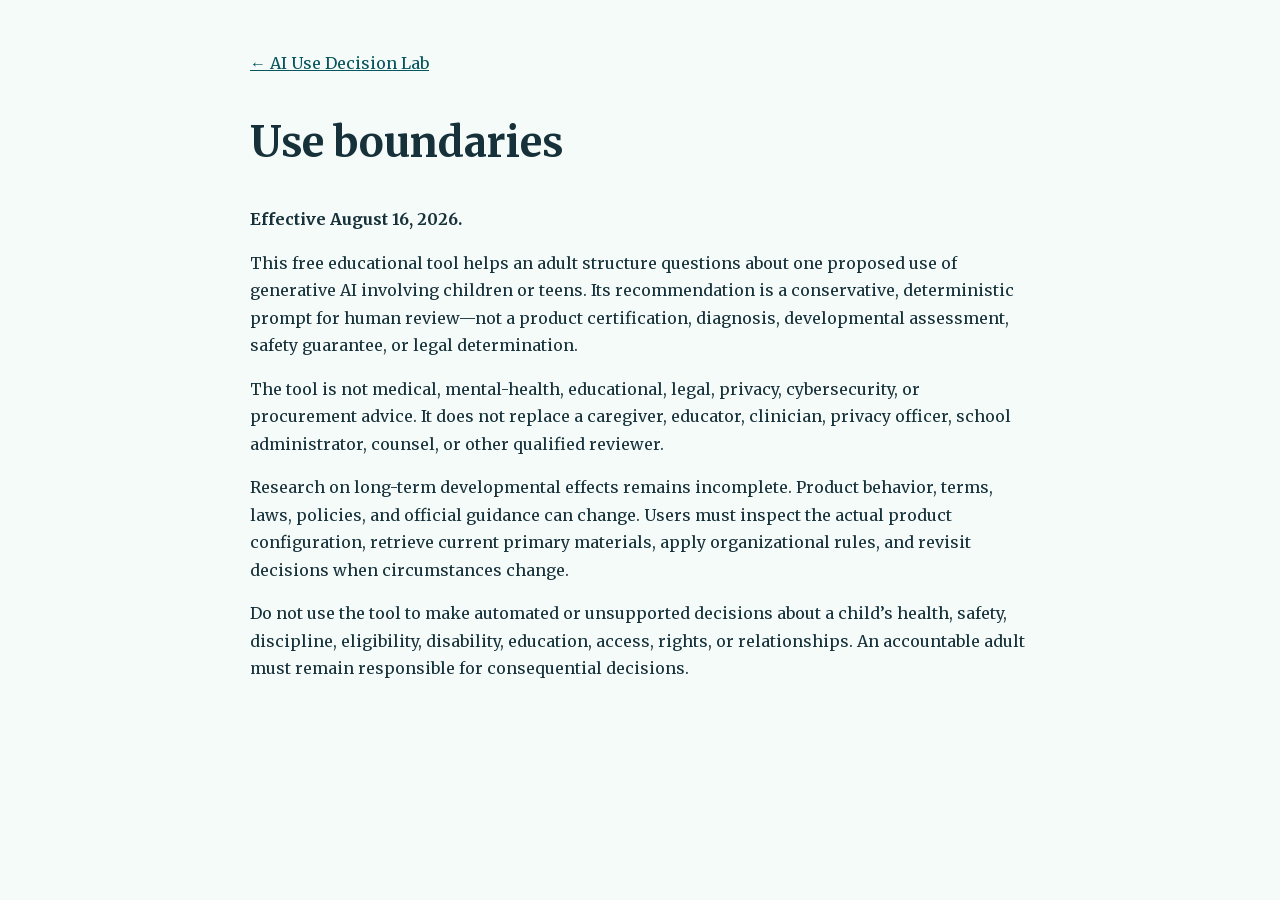
<file: terms.html>
<!doctype html><html lang="en"><head><meta charset="utf-8"><meta name="viewport" content="width=device-width,initial-scale=1"><title>Use Boundaries | AI Use Decision Lab</title><link rel="preload" href="/fonts/merriweather-normal-400_700-latin.woff2" as="font" type="font/woff2" crossorigin>
<link rel="preload" href="/fonts/cabin-normal-400_700-latin.woff2" as="font" type="font/woff2" crossorigin>
<style>
@font-face{font-family:'Merriweather';font-style:italic;font-weight:400 600;font-display:swap;src:url('/fonts/merriweather-italic-400_600-latin-ext.woff2') format('woff2');unicode-range:U+0100-02BA, U+02BD-02C5, U+02C7-02CC, U+02CE-02D7, U+02DD-02FF, U+0304, U+0308, U+0329, U+1D00-1DBF, U+1E00-1E9F, U+1EF2-1EFF, U+2020, U+20A0-20AB, U+20AD-20C0, U+2113, U+2C60-2C7F, U+A720-A7FF;}
@font-face{font-family:'Merriweather';font-style:italic;font-weight:400 600;font-display:swap;src:url('/fonts/merriweather-italic-400_600-latin.woff2') format('woff2');unicode-range:U+0000-00FF, U+0131, U+0152-0153, U+02BB-02BC, U+02C6, U+02DA, U+02DC, U+0304, U+0308, U+0329, U+2000-206F, U+20AC, U+2122, U+2191, U+2193, U+2212, U+2215, U+FEFF, U+FFFD;}
@font-face{font-family:'Merriweather';font-style:normal;font-weight:400 700;font-display:swap;src:url('/fonts/merriweather-normal-400_700-latin-ext.woff2') format('woff2');unicode-range:U+0100-02BA, U+02BD-02C5, U+02C7-02CC, U+02CE-02D7, U+02DD-02FF, U+0304, U+0308, U+0329, U+1D00-1DBF, U+1E00-1E9F, U+1EF2-1EFF, U+2020, U+20A0-20AB, U+20AD-20C0, U+2113, U+2C60-2C7F, U+A720-A7FF;}
@font-face{font-family:'Merriweather';font-style:normal;font-weight:400 700;font-display:swap;src:url('/fonts/merriweather-normal-400_700-latin.woff2') format('woff2');unicode-range:U+0000-00FF, U+0131, U+0152-0153, U+02BB-02BC, U+02C6, U+02DA, U+02DC, U+0304, U+0308, U+0329, U+2000-206F, U+20AC, U+2122, U+2191, U+2193, U+2212, U+2215, U+FEFF, U+FFFD;}
@font-face{font-family:'Cabin';font-style:italic;font-weight:400 600;font-display:swap;src:url('/fonts/cabin-italic-400_600-latin-ext.woff2') format('woff2');unicode-range:U+0100-02BA, U+02BD-02C5, U+02C7-02CC, U+02CE-02D7, U+02DD-02FF, U+0304, U+0308, U+0329, U+1D00-1DBF, U+1E00-1E9F, U+1EF2-1EFF, U+2020, U+20A0-20AB, U+20AD-20C0, U+2113, U+2C60-2C7F, U+A720-A7FF;}
@font-face{font-family:'Cabin';font-style:italic;font-weight:400 600;font-display:swap;src:url('/fonts/cabin-italic-400_600-latin.woff2') format('woff2');unicode-range:U+0000-00FF, U+0131, U+0152-0153, U+02BB-02BC, U+02C6, U+02DA, U+02DC, U+0304, U+0308, U+0329, U+2000-206F, U+20AC, U+2122, U+2191, U+2193, U+2212, U+2215, U+FEFF, U+FFFD;}
@font-face{font-family:'Cabin';font-style:normal;font-weight:400 700;font-display:swap;src:url('/fonts/cabin-normal-400_700-latin-ext.woff2') format('woff2');unicode-range:U+0100-02BA, U+02BD-02C5, U+02C7-02CC, U+02CE-02D7, U+02DD-02FF, U+0304, U+0308, U+0329, U+1D00-1DBF, U+1E00-1E9F, U+1EF2-1EFF, U+2020, U+20A0-20AB, U+20AD-20C0, U+2113, U+2C60-2C7F, U+A720-A7FF;}
@font-face{font-family:'Cabin';font-style:normal;font-weight:400 700;font-display:swap;src:url('/fonts/cabin-normal-400_700-latin.woff2') format('woff2');unicode-range:U+0000-00FF, U+0131, U+0152-0153, U+02BB-02BC, U+02C6, U+02DA, U+02DC, U+0304, U+0308, U+0329, U+2000-206F, U+20AC, U+2122, U+2191, U+2193, U+2212, U+2215, U+FEFF, U+FFFD;}
body{max-width:780px;margin:50px auto;padding:0 22px;background:#f5fbf9;color:#17313a;font:16px/1.72 'Merriweather',Charter,Georgia,serif}a{color:#07565d}h1{font-family:'Merriweather',Charter,Georgia,serif;font-size:42px}</style><meta name="description" content="Use boundaries for the AI Use Decision Lab: a free educational tool that structures an adult's questions about one proposed use of generative AI with children or teens.">
<link rel="canonical" href="https://kids-developing-brains.vercel.app/terms">
<link rel="icon" href="/favicon.svg" type="image/svg+xml">
<link rel="apple-touch-icon" href="/apple-touch-icon.png">
<meta property="og:type" content="website">
<meta property="og:url" content="https://kids-developing-brains.vercel.app/terms">
<meta property="og:title" content="Use Boundaries | AI Use Decision Lab">
<meta property="og:description" content="Use boundaries for the AI Use Decision Lab: a free educational tool that structures an adult's questions about one proposed use of generative AI with children or teens.">
<meta property="og:image" content="https://kids-developing-brains.vercel.app/og-image.png">
<meta property="og:image:width" content="1200">
<meta property="og:image:height" content="630">
<meta property="og:image:alt" content="AI Use Decision Lab — an age-aware tool for families and schools to turn one proposed use of generative AI into a reviewable decision record.">
<meta name="twitter:card" content="summary_large_image">
<meta name="twitter:title" content="Use Boundaries | AI Use Decision Lab">
<meta name="twitter:description" content="Use boundaries for the AI Use Decision Lab: a free educational tool that structures an adult's questions about one proposed use of generative AI with children or teens.">
<meta name="twitter:image" content="https://kids-developing-brains.vercel.app/og-image.png">
</head><body><a href="/">← AI Use Decision Lab</a><h1>Use boundaries</h1><p><strong>Effective August 16, 2026.</strong></p><p>This free educational tool helps an adult structure questions about one proposed use of generative AI involving children or teens. Its recommendation is a conservative, deterministic prompt for human review—not a product certification, diagnosis, developmental assessment, safety guarantee, or legal determination.</p><p>The tool is not medical, mental-health, educational, legal, privacy, cybersecurity, or procurement advice. It does not replace a caregiver, educator, clinician, privacy officer, school administrator, counsel, or other qualified reviewer.</p><p>Research on long-term developmental effects remains incomplete. Product behavior, terms, laws, policies, and official guidance can change. Users must inspect the actual product configuration, retrieve current primary materials, apply organizational rules, and revisit decisions when circumstances change.</p><p>Do not use the tool to make automated or unsupported decisions about a child’s health, safety, discipline, eligibility, disability, education, access, rights, or relationships. An accountable adult must remain responsible for consequential decisions.</p></body></html>
</file>
